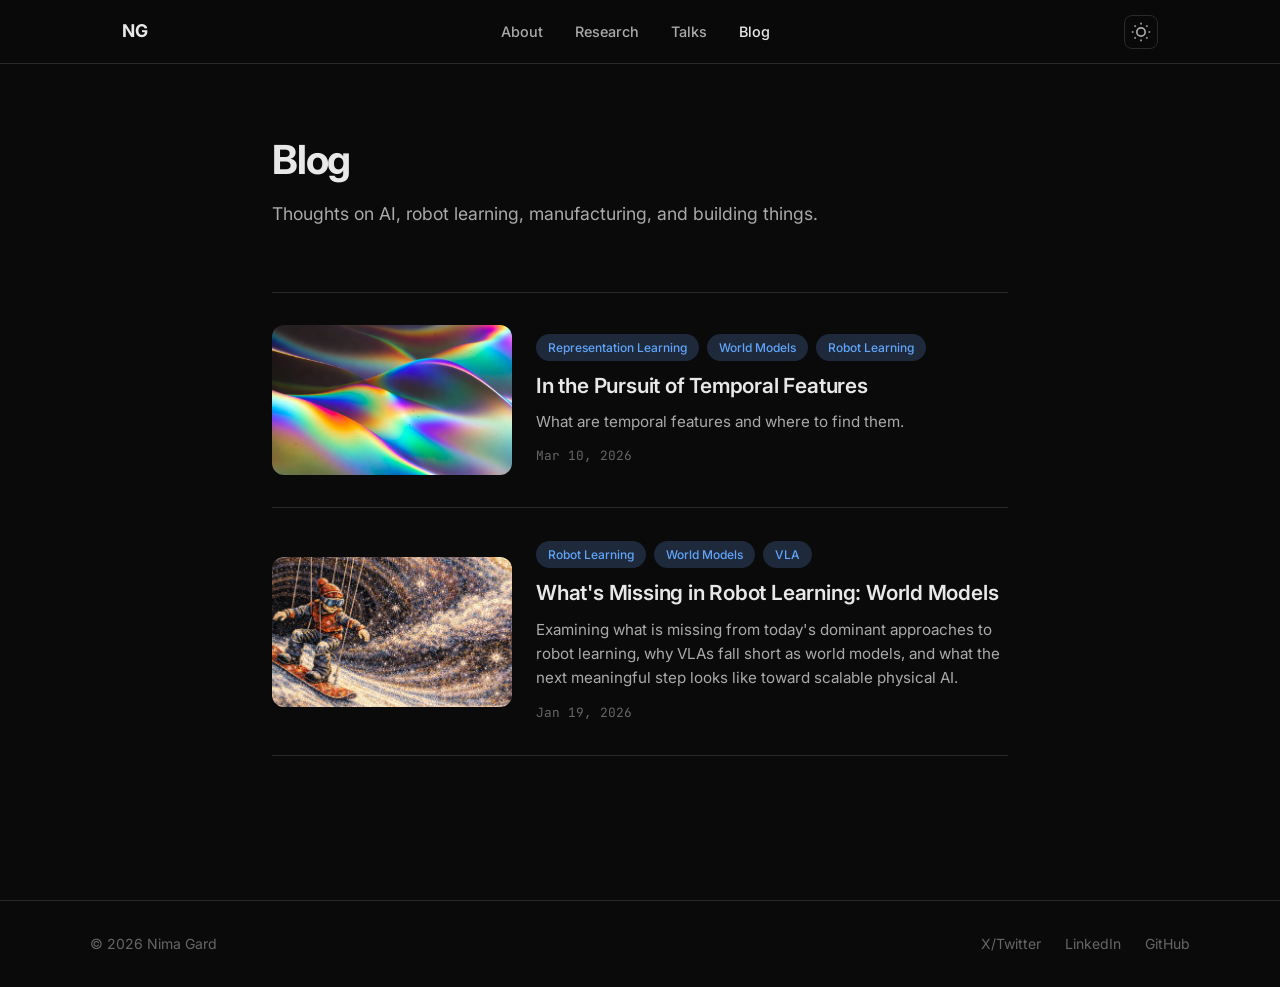
<file: blog/index.html>
<!DOCTYPE html>
<html lang="en" data-theme="dark">

<head>
    <meta charset="UTF-8">
    <meta name="viewport" content="width=device-width, initial-scale=1.0">
    <title>Blog - Nima Gard</title>
    <meta name="description" content="Blog posts by Nima Gard on AI, robotics, manufacturing, and more.">
    <link rel="stylesheet" href="../css/style.css">
    <link rel="stylesheet" href="../css/blog.css">
    <link rel="preconnect" href="https://fonts.googleapis.com">
    <link rel="preconnect" href="https://fonts.gstatic.com" crossorigin>
    <link
        href="https://fonts.googleapis.com/css2?family=Inter:wght@300;400;500;600;700&family=JetBrains+Mono:wght@400;500&display=swap"
        rel="stylesheet">
</head>

<body>
    <nav class="nav">
        <div class="nav-inner">
            <a href="/" class="nav-logo">NG</a>
            <div class="nav-links">
                <a href="/#about">About</a>
                <!-- <a href="/#projects">Projects</a> -->
                <a href="/#research">Research</a>
                <a href="/#talks">Talks</a>
                <a href="/blog/" style="color: var(--text)">Blog</a>
            </div>
            <button class="theme-toggle" aria-label="Toggle theme">
                <svg class="icon-sun" width="20" height="20" viewBox="0 0 24 24" fill="none" stroke="currentColor"
                    stroke-width="2">
                    <circle cx="12" cy="12" r="5" />
                    <path
                        d="M12 1v2M12 21v2M4.22 4.22l1.42 1.42M18.36 18.36l1.42 1.42M1 12h2M21 12h2M4.22 19.78l1.42-1.42M18.36 5.64l1.42-1.42" />
                </svg>
                <svg class="icon-moon" width="20" height="20" viewBox="0 0 24 24" fill="none" stroke="currentColor"
                    stroke-width="2">
                    <path d="M21 12.79A9 9 0 1 1 11.21 3 7 7 0 0 0 21 12.79z" />
                </svg>
            </button>
        </div>
    </nav>

    <main class="blog-page">
        <div class="blog-header">
            <h1 class="anim-fade-up">Blog</h1>
            <p class="anim-fade-up" style="--delay: 0.1s">Thoughts on AI, robot learning, manufacturing, and building
                things.</p>
        </div>

        <div class="blog-list">

            <article class="blog-preview anim-fade-up" style="--delay: 0.15s">
                <a href="/blog/temporal-features.html" class="blog-preview-thumb">
                    <img src="/assets/blog/temporal-features/cover.jpg" alt="Temporal features">
                </a>
                <div class="blog-preview-content">
                    <div class="blog-preview-tags">
                        <span class="tag">Representation Learning</span>
                        <span class="tag">World Models</span>
                        <span class="tag">Robot Learning</span>
                    </div>
                    <h2><a href="/blog/temporal-features.html">In the Pursuit of Temporal Features</a></h2>
                    <p>What are temporal features and where to find them.</p>
                    <div class="blog-preview-footer">
                        <span class="blog-read-time">Mar 10, 2026</span>
                    </div>
                </div>
            </article>

            <article class="blog-preview anim-fade-up" style="--delay: 0.15s">
                <a href="/blog/world-models-robot-learning.html" class="blog-preview-thumb">
                    <img src="/assets/blog/world-model/world-models-cover.jpg" alt="World models for robot learning">
                </a>
                <div class="blog-preview-content">
                    <div class="blog-preview-tags">
                        <span class="tag">Robot Learning</span>
                        <span class="tag">World Models</span>
                        <span class="tag">VLA</span>
                    </div>
                    <h2><a href="/blog/world-models-robot-learning.html">What's Missing in Robot Learning: World
                            Models</a></h2>
                    <p>Examining what is missing from today's dominant approaches to robot learning, why VLAs fall short
                        as world models, and what the next meaningful step looks like toward scalable physical AI.</p>
                    <div class="blog-preview-footer">
                        <span class="blog-read-time">Jan 19, 2026</span>
                    </div>
                </div>
            </article>


            <!-- Add more blog posts here following the same pattern -->
        </div>
    </main>

    <footer class="footer">
        <div class="footer-inner">
            <p>&copy; 2026 Nima Gard</p>
            <div class="footer-links">
                <a href="https://twitter.com/NimaGard" target="_blank">X/Twitter</a>
                <a href="https://linkedin.com/in/nimagard" target="_blank">LinkedIn</a>
                <a href="https://github.com/nimagard" target="_blank">GitHub</a>
            </div>
        </div>
    </footer>

    <script src="../js/main.js"></script>
</body>

</html>
</file>
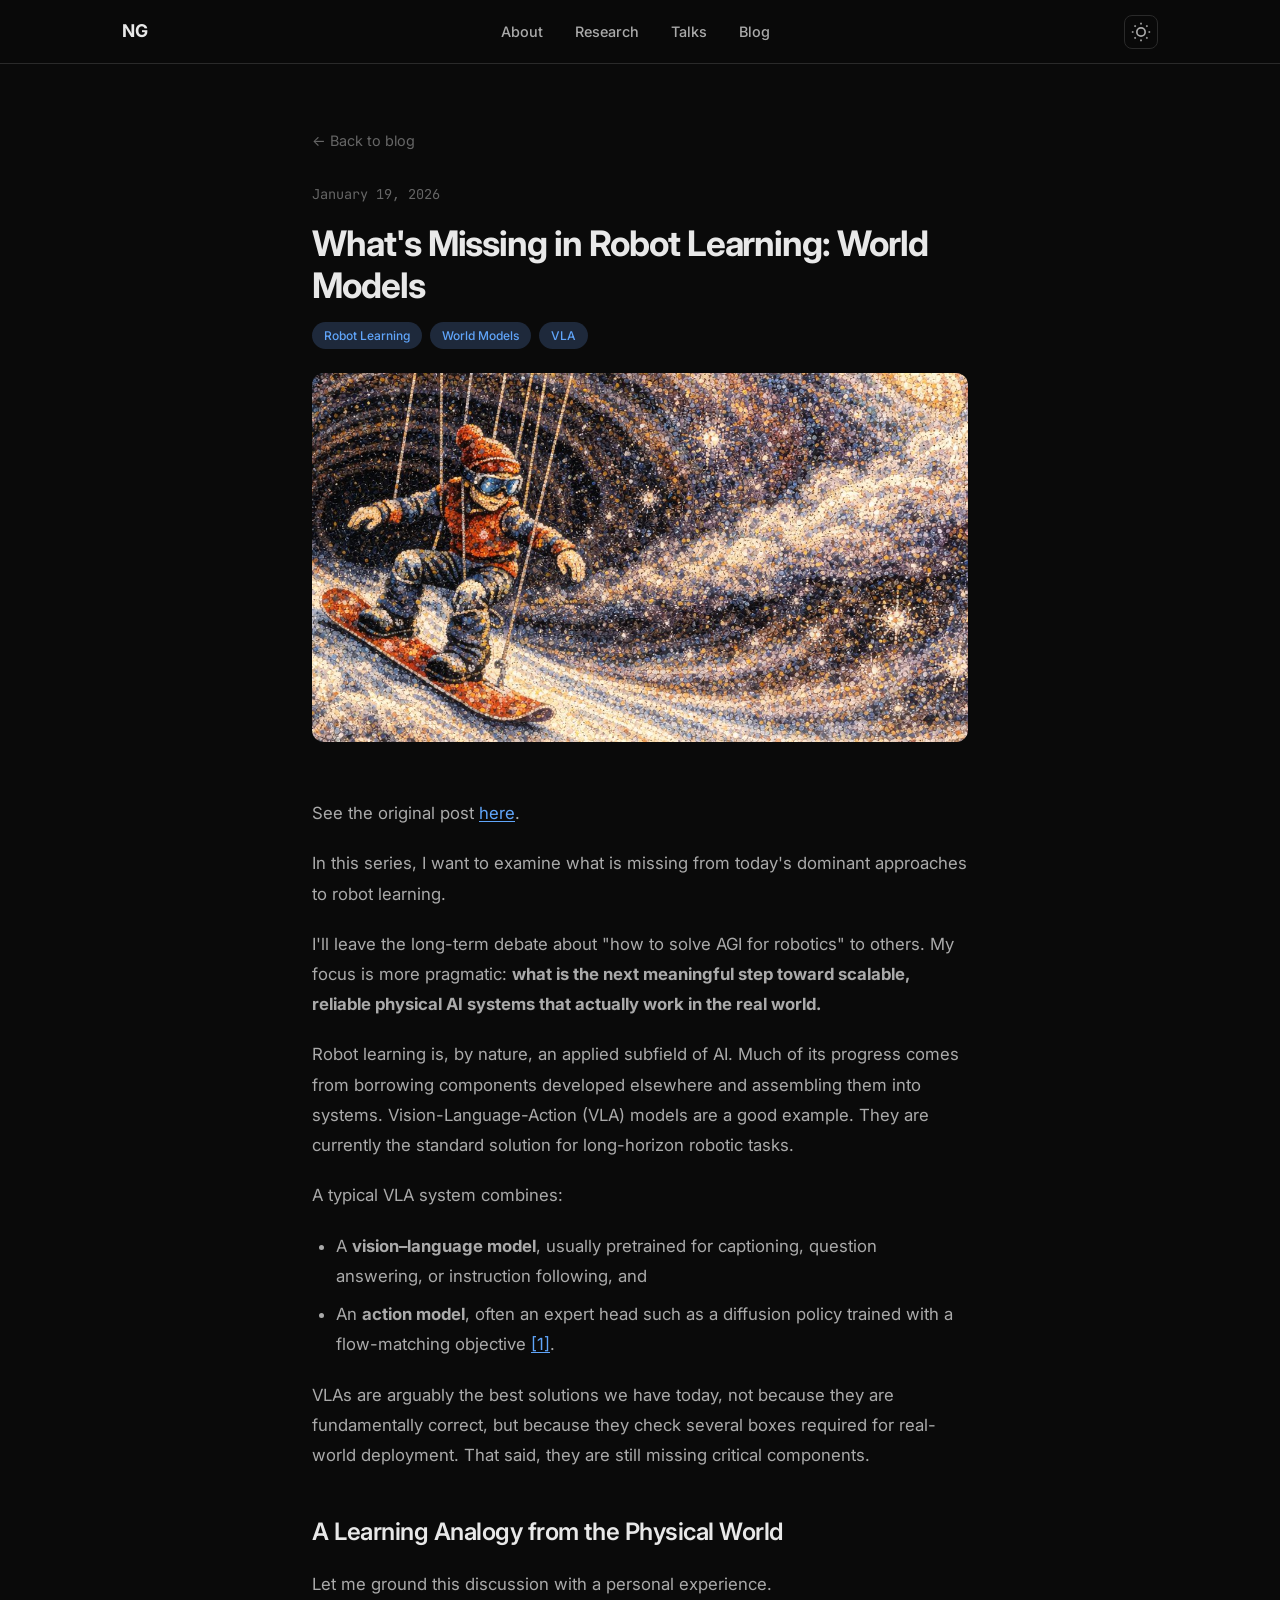
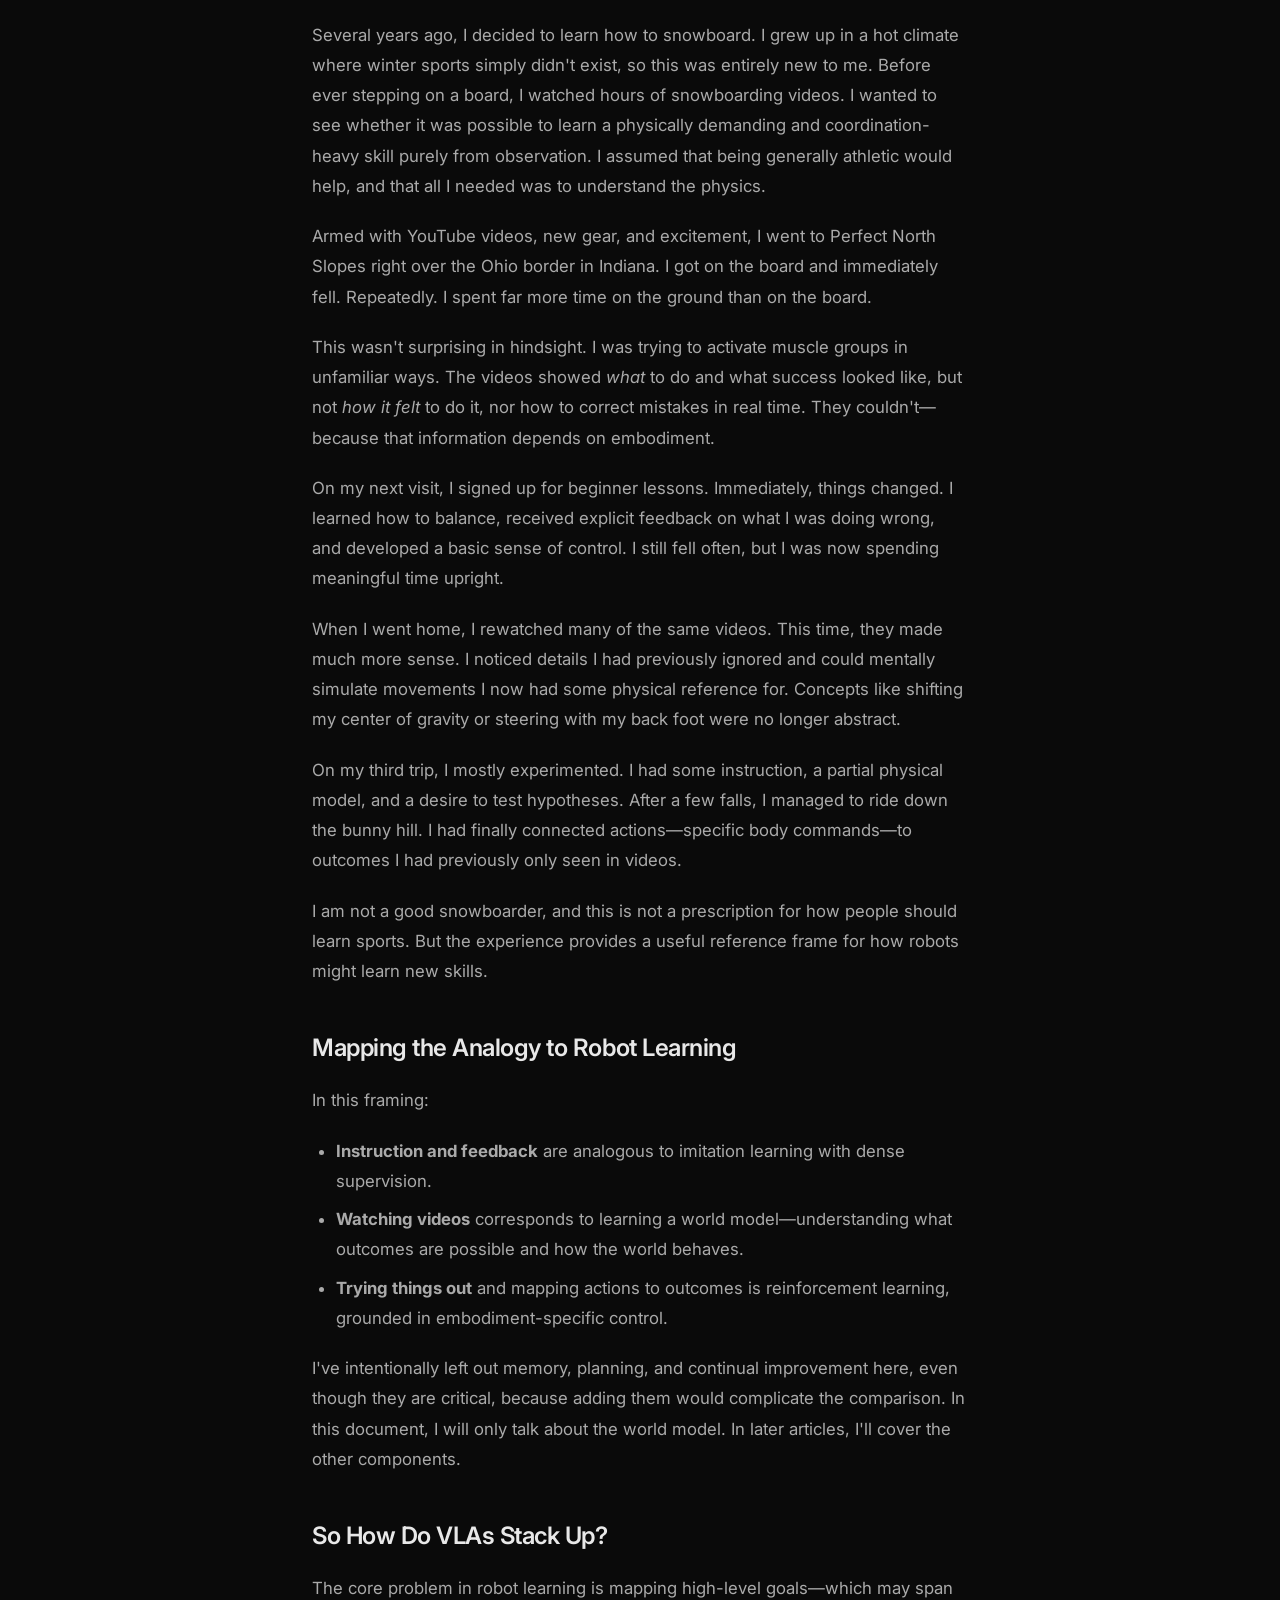
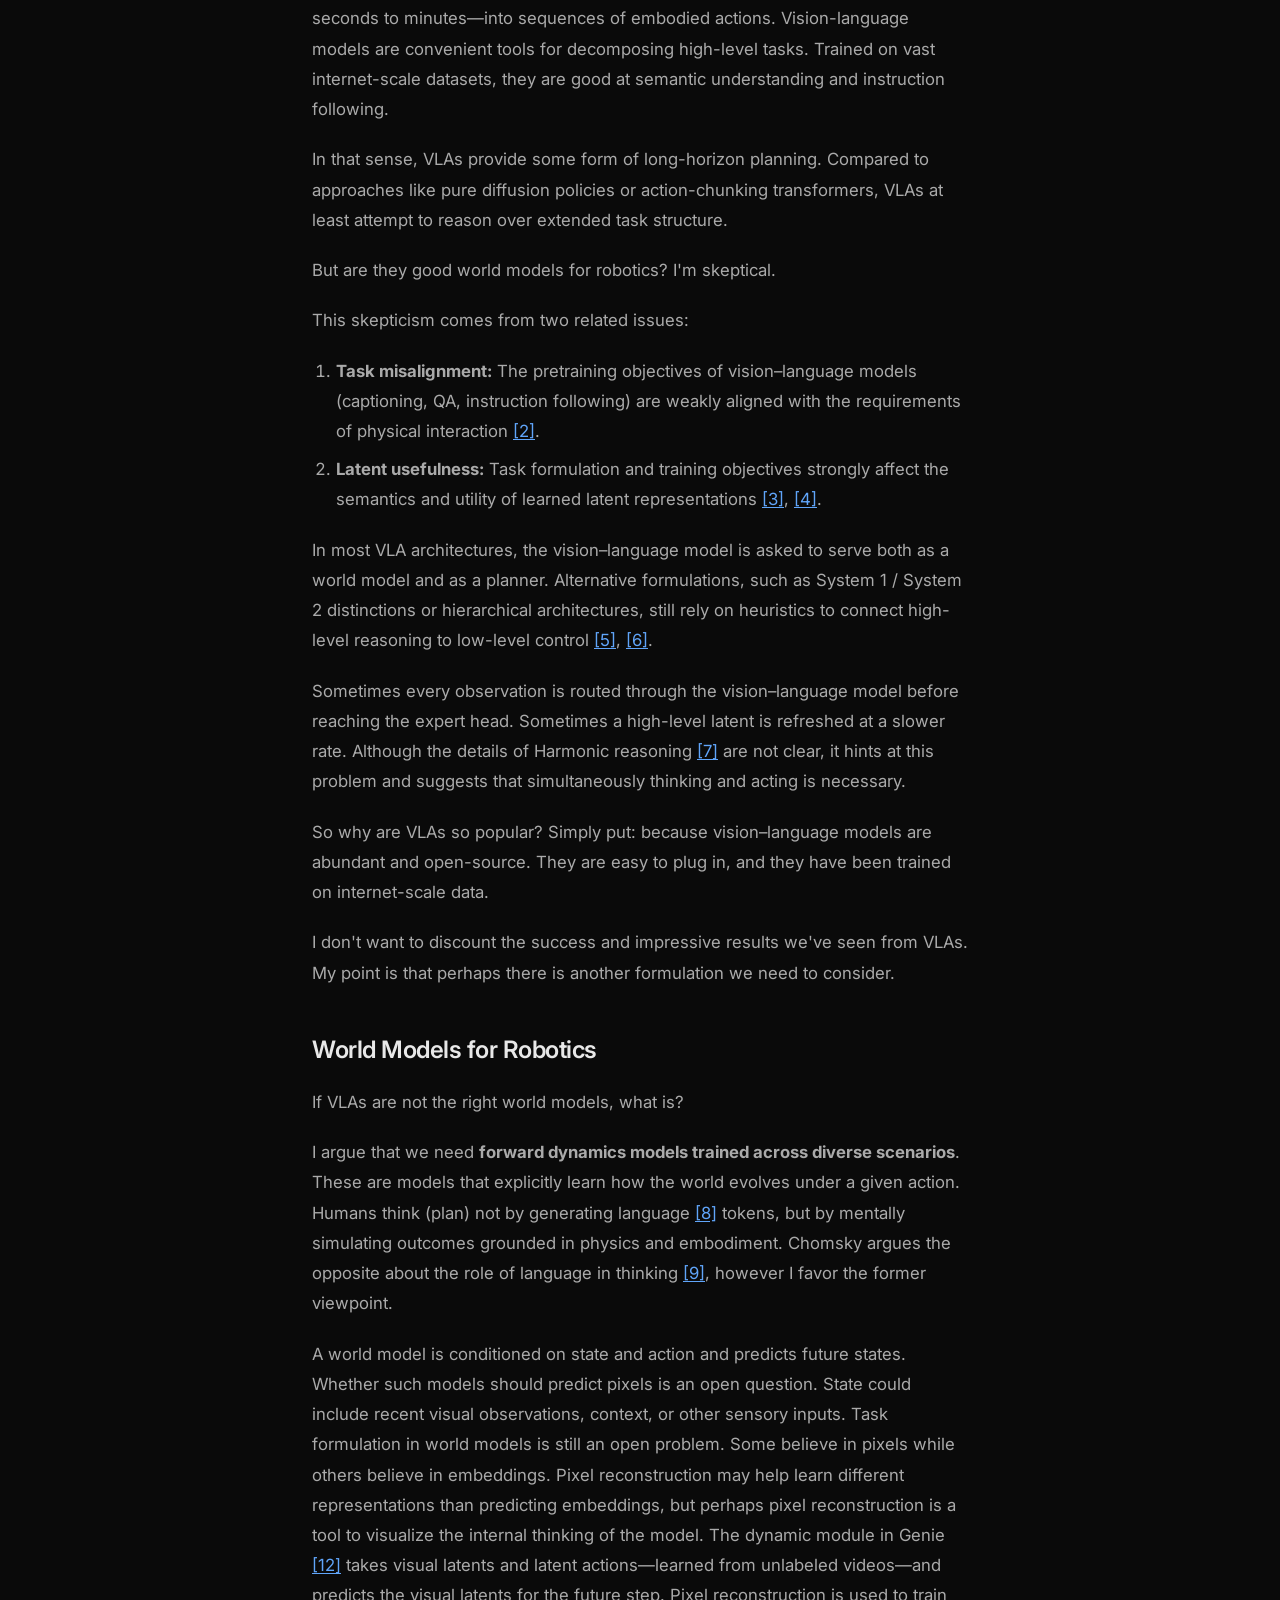
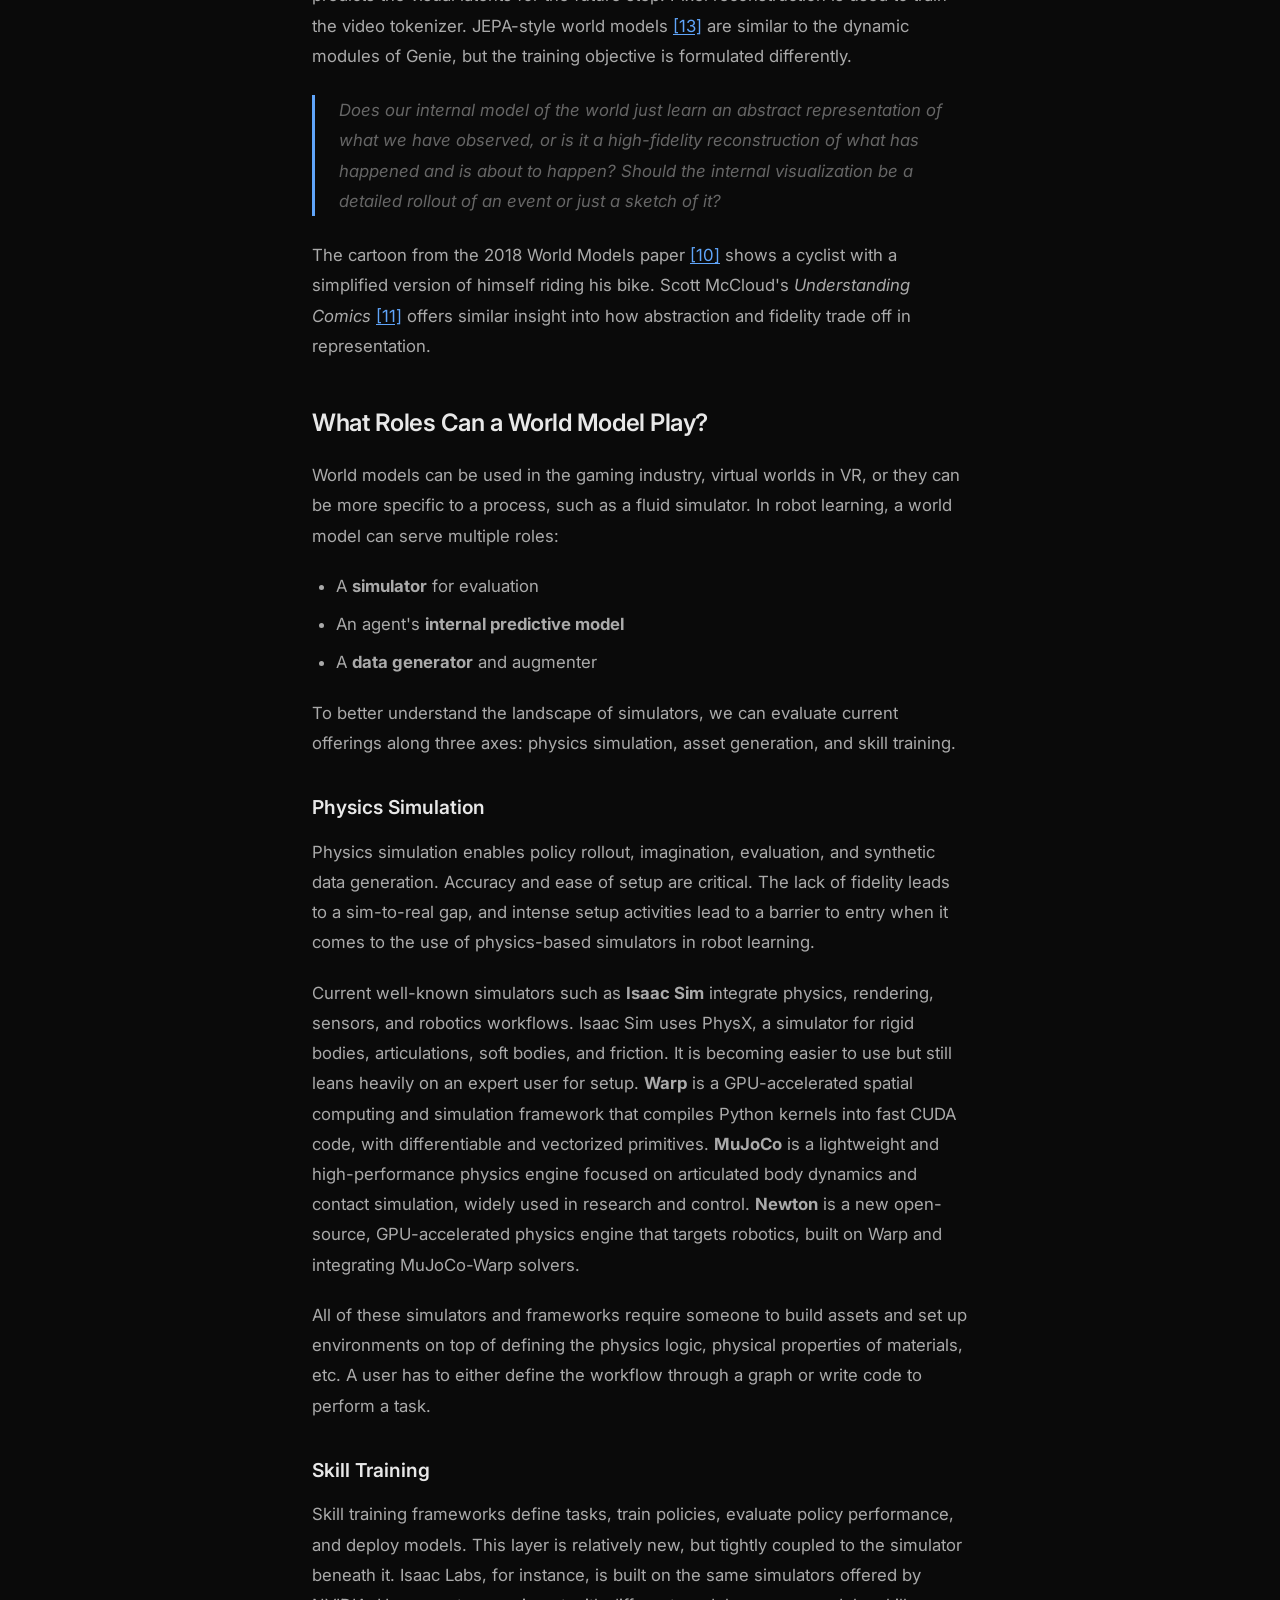
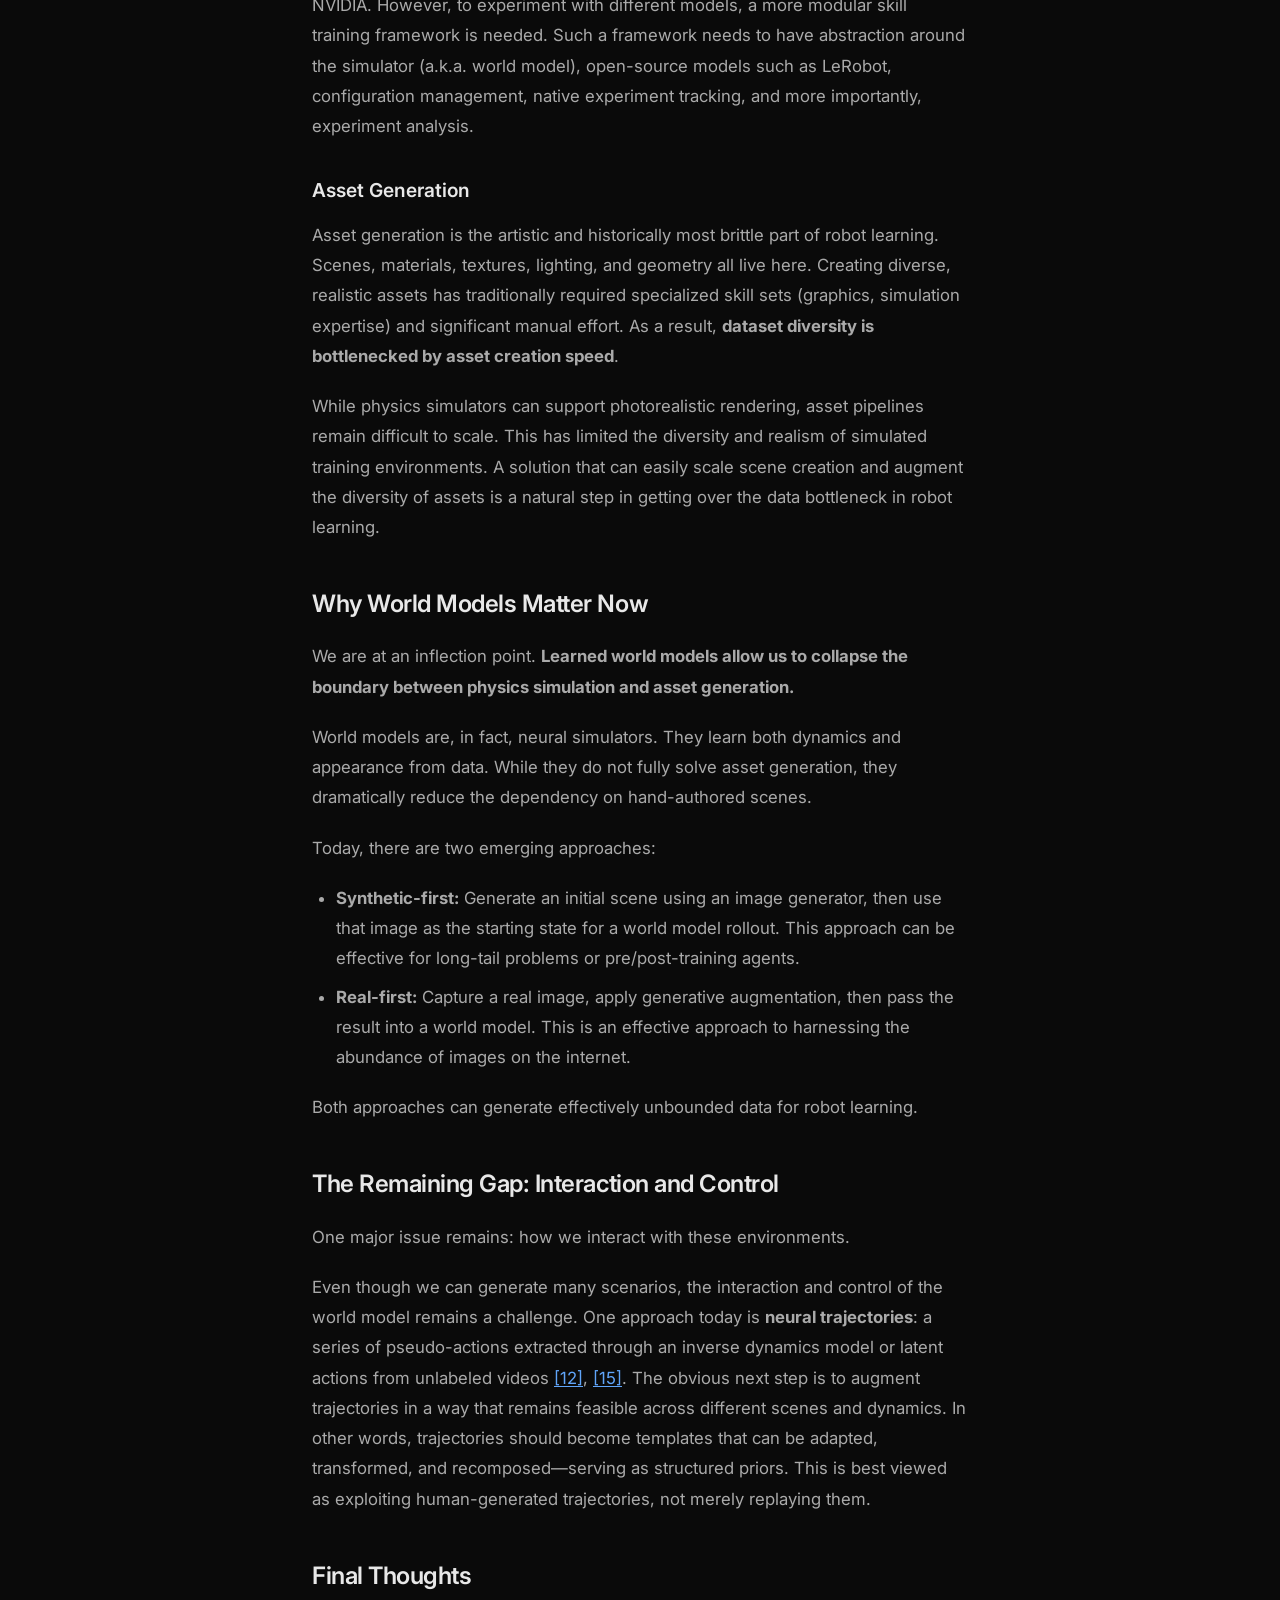
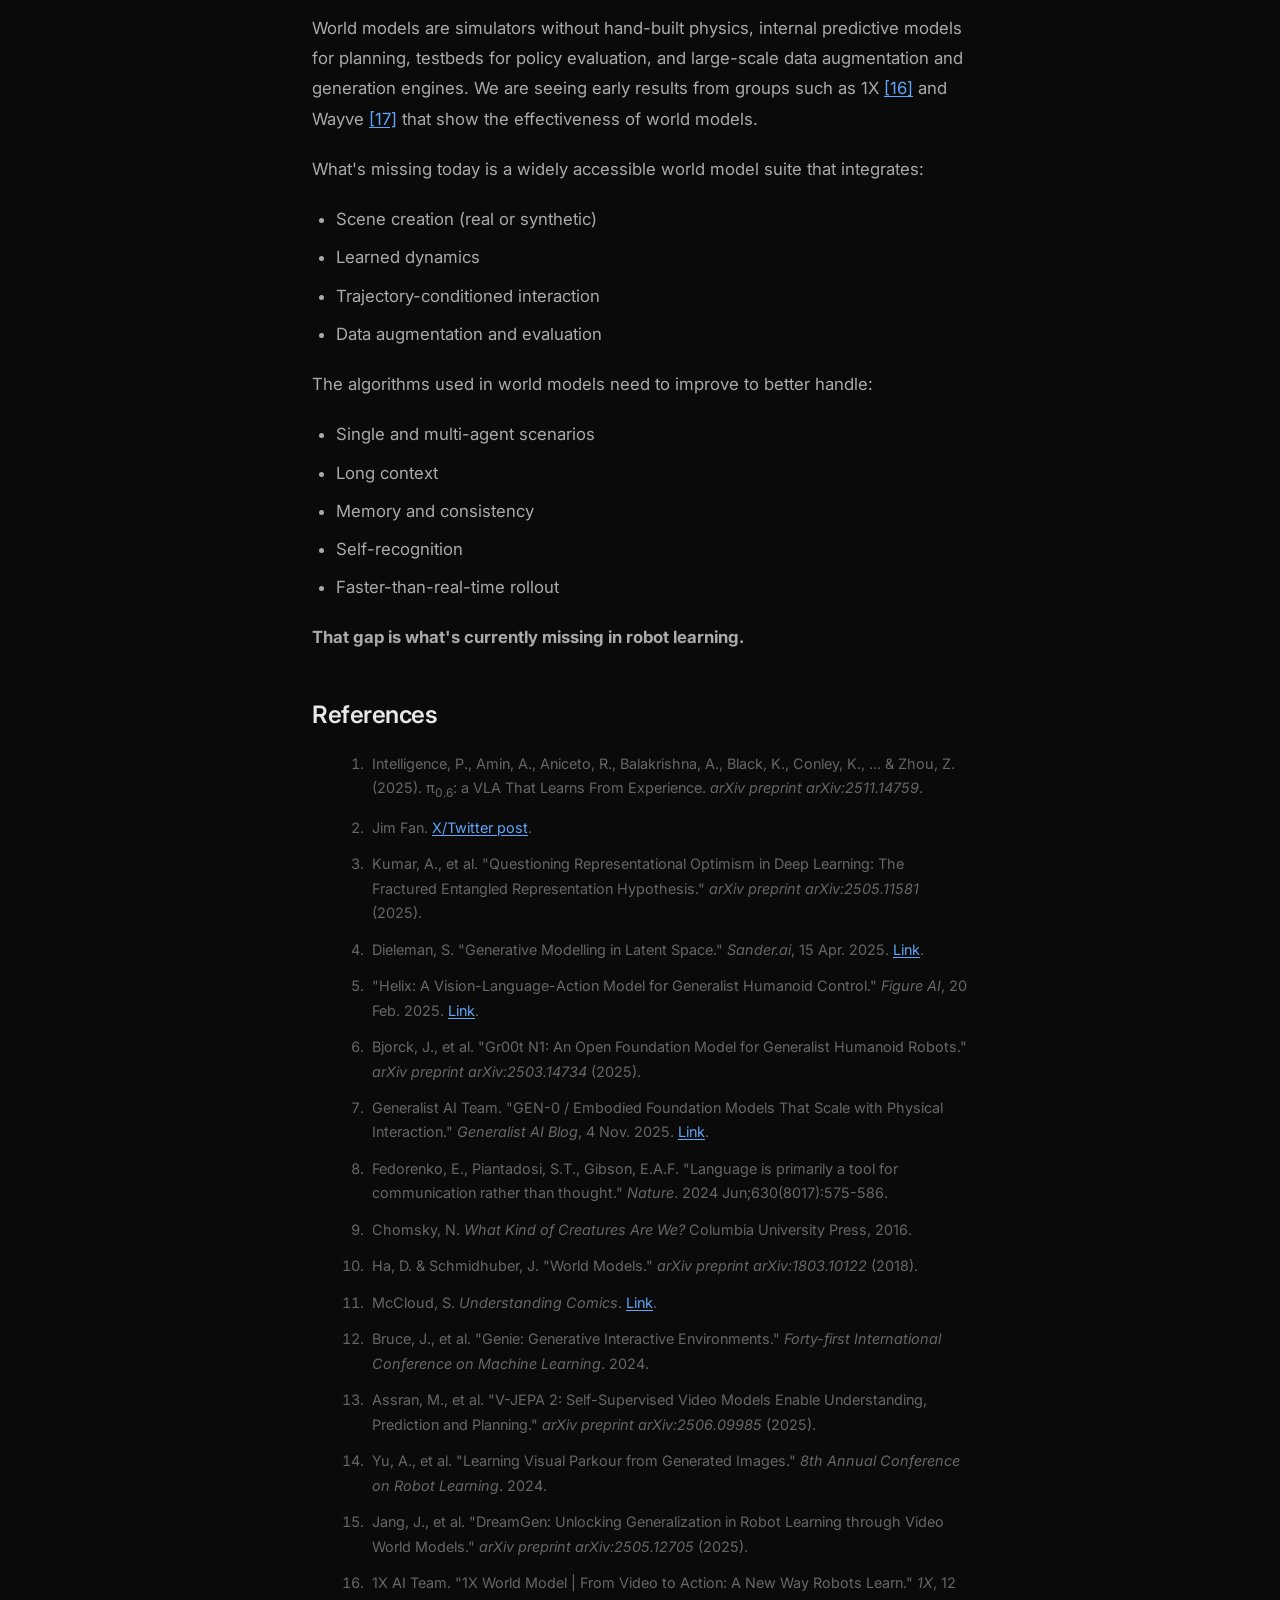
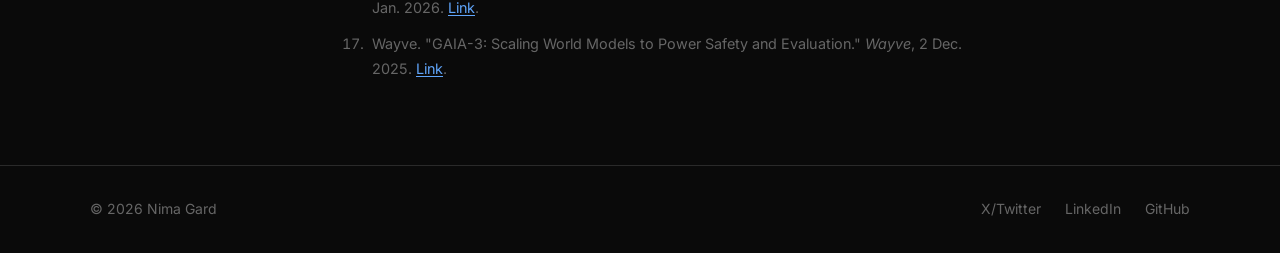
<file: blog/world-models-robot-learning.html>
<!DOCTYPE html>
<html lang="en" data-theme="dark">

<head>
    <meta charset="UTF-8">
    <meta name="viewport" content="width=device-width, initial-scale=1.0">
    <title>What's Missing in Robot Learning: World Models - Nima Gard</title>
    <meta name="description"
        content="Examining what is missing from today's dominant approaches to robot learning, and why world models are the next meaningful step.">
    <link rel="stylesheet" href="../css/style.css">
    <link rel="stylesheet" href="../css/blog.css">
    <link rel="preconnect" href="https://fonts.googleapis.com">
    <link rel="preconnect" href="https://fonts.gstatic.com" crossorigin>
    <link
        href="https://fonts.googleapis.com/css2?family=Inter:wght@300;400;500;600;700&family=JetBrains+Mono:wght@400;500&display=swap"
        rel="stylesheet">
</head>

<body>
    <nav class="nav">
        <div class="nav-inner">
            <a href="/" class="nav-logo">NG</a>
            <div class="nav-links">
                <a href="/#about">About</a>
                <!-- <a href="/#projects">Projects</a> -->
                <a href="/#research">Research</a>
                <a href="/#talks">Talks</a>
                <a href="/blog/">Blog</a>
            </div>
            <button class="theme-toggle" aria-label="Toggle theme">
                <svg class="icon-sun" width="20" height="20" viewBox="0 0 24 24" fill="none" stroke="currentColor"
                    stroke-width="2">
                    <circle cx="12" cy="12" r="5" />
                    <path
                        d="M12 1v2M12 21v2M4.22 4.22l1.42 1.42M18.36 18.36l1.42 1.42M1 12h2M21 12h2M4.22 19.78l1.42-1.42M18.36 5.64l1.42-1.42" />
                </svg>
                <svg class="icon-moon" width="20" height="20" viewBox="0 0 24 24" fill="none" stroke="currentColor"
                    stroke-width="2">
                    <path d="M21 12.79A9 9 0 1 1 11.21 3 7 7 0 0 0 21 12.79z" />
                </svg>
            </button>
        </div>
    </nav>

    <article class="blog-post">
        <a href="/blog/" class="blog-back">&larr; Back to blog</a>

        <header class="blog-post-header anim-fade-up">
            <div class="blog-post-meta">
                <span>January 19, 2026</span>
            </div>
            <h1>What's Missing in Robot Learning: World Models</h1>
            <div class="blog-preview-tags">
                <span class="tag">Robot Learning</span>
                <span class="tag">World Models</span>
                <span class="tag">VLA</span>
            </div>
            <img src="/assets/blog/world-model/world-models-cover.jpg" alt="World models for robot learning"
                class="blog-cover-img">
        </header>

        <div class="blog-post-body anim-fade-up" style="--delay: 0.15s">
            <p>
                See the original post <a href="https://x.com/NimaGard/status/2013323379202240953"
                    target="_blank">here</a>.
            </p>
            <p>
                In this series, I want to examine what is missing from today's dominant approaches to robot learning.
            </p>
            <p>
                I'll leave the long-term debate about "how to solve AGI for robotics" to others. My focus is more
                pragmatic: <strong>what is the next meaningful step toward scalable, reliable physical AI systems that
                    actually work in the real world.</strong>
            </p>
            <p>
                Robot learning is, by nature, an applied subfield of AI. Much of its progress comes from borrowing
                components developed elsewhere and assembling them into systems. Vision-Language-Action (VLA) models are
                a good example. They are currently the standard solution for long-horizon robotic tasks.
            </p>
            <p>
                A typical VLA system combines:
            </p>
            <ul>
                <li>A <strong>vision&ndash;language model</strong>, usually pretrained for captioning, question
                    answering, or instruction following, and</li>
                <li>An <strong>action model</strong>, often an expert head such as a diffusion policy trained with a
                    flow-matching objective <a href="#ref-1">[1]</a>.</li>
            </ul>
            <p>
                VLAs are arguably the best solutions we have today, not because they are fundamentally correct, but
                because they check several boxes required for real-world deployment. That said, they are still missing
                critical components.
            </p>

            <h2>A Learning Analogy from the Physical World</h2>

            <p>
                Let me ground this discussion with a personal experience.
            </p>
            <p>
                Several years ago, I decided to learn how to snowboard. I grew up in a hot climate where winter sports
                simply didn't exist, so this was entirely new to me. Before ever stepping on a board, I watched hours of
                snowboarding videos. I wanted to see whether it was possible to learn a physically demanding and
                coordination-heavy skill purely from observation. I assumed that being generally athletic would help,
                and that all I needed was to understand the physics.
            </p>
            <p>
                Armed with YouTube videos, new gear, and excitement, I went to Perfect North Slopes right over the Ohio
                border in Indiana. I got on the board and immediately fell. Repeatedly. I spent far more time on the
                ground than on the board.
            </p>
            <p>
                This wasn't surprising in hindsight. I was trying to activate muscle groups in unfamiliar ways. The
                videos showed <em>what</em> to do and what success looked like, but not <em>how it felt</em> to do it,
                nor how to correct mistakes in real time. They couldn't&mdash;because that information depends on
                embodiment.
            </p>
            <p>
                On my next visit, I signed up for beginner lessons. Immediately, things changed. I learned how to
                balance, received explicit feedback on what I was doing wrong, and developed a basic sense of control. I
                still fell often, but I was now spending meaningful time upright.
            </p>
            <p>
                When I went home, I rewatched many of the same videos. This time, they made much more sense. I noticed
                details I had previously ignored and could mentally simulate movements I now had some physical reference
                for. Concepts like shifting my center of gravity or steering with my back foot were no longer abstract.
            </p>
            <p>
                On my third trip, I mostly experimented. I had some instruction, a partial physical model, and a desire
                to test hypotheses. After a few falls, I managed to ride down the bunny hill. I had finally connected
                actions&mdash;specific body commands&mdash;to outcomes I had previously only seen in videos.
            </p>
            <p>
                I am not a good snowboarder, and this is not a prescription for how people should learn sports. But the
                experience provides a useful reference frame for how robots might learn new skills.
            </p>

            <h2>Mapping the Analogy to Robot Learning</h2>

            <p>In this framing:</p>

            <ul>
                <li><strong>Instruction and feedback</strong> are analogous to imitation learning with dense
                    supervision.</li>
                <li><strong>Watching videos</strong> corresponds to learning a world model&mdash;understanding what
                    outcomes are possible and how the world behaves.</li>
                <li><strong>Trying things out</strong> and mapping actions to outcomes is reinforcement learning,
                    grounded in embodiment-specific control.</li>
            </ul>

            <p>
                I've intentionally left out memory, planning, and continual improvement here, even though they are
                critical, because adding them would complicate the comparison. In this document, I will only talk about
                the world model. In later articles, I'll cover the other components.
            </p>

            <h2>So How Do VLAs Stack Up?</h2>

            <p>
                The core problem in robot learning is mapping high-level goals&mdash;which may span seconds to
                minutes&mdash;into sequences of embodied actions. Vision-language models are convenient tools for
                decomposing high-level tasks. Trained on vast internet-scale datasets, they are good at semantic
                understanding and instruction following.
            </p>
            <p>
                In that sense, VLAs provide some form of long-horizon planning. Compared to approaches like pure
                diffusion policies or action-chunking transformers, VLAs at least attempt to reason over extended task
                structure.
            </p>
            <p>
                But are they good world models for robotics? I'm skeptical.
            </p>
            <p>
                This skepticism comes from two related issues:
            </p>
            <ol>
                <li><strong>Task misalignment:</strong> The pretraining objectives of vision&ndash;language models
                    (captioning, QA, instruction following) are weakly aligned with the requirements of physical
                    interaction <a href="#ref-2">[2]</a>.</li>
                <li><strong>Latent usefulness:</strong> Task formulation and training objectives strongly affect the
                    semantics and utility of learned latent representations <a href="#ref-3">[3]</a>, <a
                        href="#ref-4">[4]</a>.</li>
            </ol>
            <p>
                In most VLA architectures, the vision&ndash;language model is asked to serve both as a world model and
                as a planner. Alternative formulations, such as System 1 / System 2 distinctions or hierarchical
                architectures, still rely on heuristics to connect high-level reasoning to low-level control <a
                    href="#ref-5">[5]</a>, <a href="#ref-6">[6]</a>.
            </p>
            <p>
                Sometimes every observation is routed through the vision&ndash;language model before reaching the expert
                head. Sometimes a high-level latent is refreshed at a slower rate. Although the details of Harmonic
                reasoning <a href="#ref-7">[7]</a> are not clear, it hints at this problem and suggests that
                simultaneously thinking and acting is necessary.
            </p>
            <p>
                So why are VLAs so popular? Simply put: because vision&ndash;language models are abundant and
                open-source. They are easy to plug in, and they have been trained on internet-scale data.
            </p>
            <p>
                I don't want to discount the success and impressive results we've seen from VLAs. My point is that
                perhaps there is another formulation we need to consider.
            </p>

            <h2>World Models for Robotics</h2>

            <p>
                If VLAs are not the right world models, what is?
            </p>
            <p>
                I argue that we need <strong>forward dynamics models trained across diverse scenarios</strong>. These
                are models that explicitly learn how the world evolves under a given action. Humans think (plan) not by
                generating language <a href="#ref-8">[8]</a> tokens, but by mentally simulating outcomes grounded in
                physics and embodiment. Chomsky argues the opposite about the role of language in thinking <a
                    href="#ref-9">[9]</a>, however I favor the former viewpoint.
            </p>
            <p>
                A world model is conditioned on state and action and predicts future states. Whether such models should
                predict pixels is an open question. State could include recent visual observations, context, or other
                sensory inputs. Task formulation in world models is still an open problem. Some believe in pixels while
                others believe in embeddings. Pixel reconstruction may help learn different representations than
                predicting embeddings, but perhaps pixel reconstruction is a tool to visualize the internal thinking of
                the model. The dynamic module in Genie <a href="#ref-12">[12]</a> takes visual latents and latent
                actions&mdash;learned from unlabeled videos&mdash;and predicts the visual latents for the future step.
                Pixel reconstruction is used to train the video tokenizer. JEPA-style world models <a
                    href="#ref-13">[13]</a> are similar to the dynamic modules of Genie, but the training objective is
                formulated differently.
            </p>

            <blockquote>
                Does our internal model of the world just learn an abstract representation of what we have observed, or
                is it a high-fidelity reconstruction of what has happened and is about to happen? Should the internal
                visualization be a detailed rollout of an event or just a sketch of it?
            </blockquote>

            <p>
                The cartoon from the 2018 World Models paper <a href="#ref-10">[10]</a> shows a cyclist with a
                simplified version of himself riding his bike. Scott McCloud's <em>Understanding Comics</em> <a
                    href="#ref-11">[11]</a> offers similar insight into how abstraction and fidelity trade off in
                representation.
            </p>

            <h2>What Roles Can a World Model Play?</h2>

            <p>
                World models can be used in the gaming industry, virtual worlds in VR, or they can be more specific to a
                process, such as a fluid simulator. In robot learning, a world model can serve multiple roles:
            </p>

            <ul>
                <li>A <strong>simulator</strong> for evaluation</li>
                <li>An agent's <strong>internal predictive model</strong></li>
                <li>A <strong>data generator</strong> and augmenter</li>
            </ul>

            <p>
                To better understand the landscape of simulators, we can evaluate current offerings along three axes:
                physics simulation, asset generation, and skill training.
            </p>

            <h3>Physics Simulation</h3>

            <p>
                Physics simulation enables policy rollout, imagination, evaluation, and synthetic data generation.
                Accuracy and ease of setup are critical. The lack of fidelity leads to a sim-to-real gap, and intense
                setup activities lead to a barrier to entry when it comes to the use of physics-based simulators in
                robot learning.
            </p>
            <p>
                Current well-known simulators such as <strong>Isaac Sim</strong> integrate physics, rendering, sensors,
                and robotics workflows. Isaac Sim uses PhysX, a simulator for rigid bodies, articulations, soft bodies,
                and friction. It is becoming easier to use but still leans heavily on an expert user for setup.
                <strong>Warp</strong> is a GPU-accelerated spatial computing and simulation framework that compiles
                Python kernels into fast CUDA code, with differentiable and vectorized primitives.
                <strong>MuJoCo</strong> is a lightweight and high-performance physics engine focused on articulated body
                dynamics and contact simulation, widely used in research and control. <strong>Newton</strong> is a new
                open-source, GPU-accelerated physics engine that targets robotics, built on Warp and integrating
                MuJoCo-Warp solvers.
            </p>
            <p>
                All of these simulators and frameworks require someone to build assets and set up environments on top of
                defining the physics logic, physical properties of materials, etc. A user has to either define the
                workflow through a graph or write code to perform a task.
            </p>

            <h3>Skill Training</h3>

            <p>
                Skill training frameworks define tasks, train policies, evaluate policy performance, and deploy models.
                This layer is relatively new, but tightly coupled to the simulator beneath it. Isaac Labs, for instance,
                is built on the same simulators offered by NVIDIA. However, to experiment with different models, a more
                modular skill training framework is needed. Such a framework needs to have abstraction around the
                simulator (a.k.a. world model), open-source models such as LeRobot, configuration management, native
                experiment tracking, and more importantly, experiment analysis.
            </p>

            <h3>Asset Generation</h3>

            <p>
                Asset generation is the artistic and historically most brittle part of robot learning. Scenes,
                materials, textures, lighting, and geometry all live here. Creating diverse, realistic assets has
                traditionally required specialized skill sets (graphics, simulation expertise) and significant manual
                effort. As a result, <strong>dataset diversity is bottlenecked by asset creation speed</strong>.
            </p>
            <p>
                While physics simulators can support photorealistic rendering, asset pipelines remain difficult to
                scale. This has limited the diversity and realism of simulated training environments. A solution that
                can easily scale scene creation and augment the diversity of assets is a natural step in getting over
                the data bottleneck in robot learning.
            </p>

            <h2>Why World Models Matter Now</h2>

            <p>
                We are at an inflection point. <strong>Learned world models allow us to collapse the boundary between
                    physics simulation and asset generation.</strong>
            </p>
            <p>
                World models are, in fact, neural simulators. They learn both dynamics and appearance from data. While
                they do not fully solve asset generation, they dramatically reduce the dependency on hand-authored
                scenes.
            </p>
            <p>
                Today, there are two emerging approaches:
            </p>
            <ul>
                <li><strong>Synthetic-first:</strong> Generate an initial scene using an image generator, then use that
                    image as the starting state for a world model rollout. This approach can be effective for long-tail
                    problems or pre/post-training agents.</li>
                <li><strong>Real-first:</strong> Capture a real image, apply generative augmentation, then pass the
                    result into a world model. This is an effective approach to harnessing the abundance of images on
                    the internet.</li>
            </ul>
            <p>
                Both approaches can generate effectively unbounded data for robot learning.
            </p>

            <h2>The Remaining Gap: Interaction and Control</h2>

            <p>
                One major issue remains: how we interact with these environments.
            </p>
            <p>
                Even though we can generate many scenarios, the interaction and control of the world model remains a
                challenge. One approach today is <strong>neural trajectories</strong>: a series of pseudo-actions
                extracted through an inverse dynamics model or latent actions from unlabeled videos <a
                    href="#ref-12">[12]</a>, <a href="#ref-15">[15]</a>. The obvious next step is to augment
                trajectories in a way that remains feasible across different scenes and dynamics. In other words,
                trajectories should become templates that can be adapted, transformed, and recomposed&mdash;serving as
                structured priors. This is best viewed as exploiting human-generated trajectories, not merely replaying
                them.
            </p>

            <h2>Final Thoughts</h2>

            <p>
                World models are simulators without hand-built physics, internal predictive models for planning,
                testbeds for policy evaluation, and large-scale data augmentation and generation engines. We are seeing
                early results from groups such as 1X <a href="#ref-16">[16]</a> and Wayve <a href="#ref-17">[17]</a>
                that show the effectiveness of world models.
            </p>
            <p>
                What's missing today is a widely accessible world model suite that integrates:
            </p>
            <ul>
                <li>Scene creation (real or synthetic)</li>
                <li>Learned dynamics</li>
                <li>Trajectory-conditioned interaction</li>
                <li>Data augmentation and evaluation</li>
            </ul>
            <p>
                The algorithms used in world models need to improve to better handle:
            </p>
            <ul>
                <li>Single and multi-agent scenarios</li>
                <li>Long context</li>
                <li>Memory and consistency</li>
                <li>Self-recognition</li>
                <li>Faster-than-real-time rollout</li>
            </ul>
            <p>
                <strong>That gap is what's currently missing in robot learning.</strong>
            </p>

            <h2 id="references">References</h2>

            <ol class="references">
                <li id="ref-1">Intelligence, P., Amin, A., Aniceto, R., Balakrishna, A., Black, K., Conley, K., ...
                    &amp; Zhou, Z. (2025). &pi;<sub>0.6</sub>: a VLA That Learns From Experience. <em>arXiv preprint
                        arXiv:2511.14759</em>.</li>
                <li id="ref-2">Jim Fan. <a href="https://x.com/DrJimFan/status/2005340845055340558"
                        target="_blank">X/Twitter post</a>.</li>
                <li id="ref-3">Kumar, A., et al. "Questioning Representational Optimism in Deep Learning: The Fractured
                    Entangled Representation Hypothesis." <em>arXiv preprint arXiv:2505.11581</em> (2025).</li>
                <li id="ref-4">Dieleman, S. "Generative Modelling in Latent Space." <em>Sander.ai</em>, 15 Apr. 2025. <a
                        href="https://sander.ai/2025/04/15/latents.html" target="_blank">Link</a>.</li>
                <li id="ref-5">"Helix: A Vision-Language-Action Model for Generalist Humanoid Control." <em>Figure
                        AI</em>, 20 Feb. 2025. <a href="https://www.figure.ai/news/helix" target="_blank">Link</a>.</li>
                <li id="ref-6">Bjorck, J., et al. "Gr00t N1: An Open Foundation Model for Generalist Humanoid Robots."
                    <em>arXiv preprint arXiv:2503.14734</em> (2025).
                </li>
                <li id="ref-7">Generalist AI Team. "GEN-0 / Embodied Foundation Models That Scale with Physical
                    Interaction." <em>Generalist AI Blog</em>, 4 Nov. 2025. <a
                        href="https://generalistai.com/blog/nov-04-2025-GEN-0" target="_blank">Link</a>.</li>
                <li id="ref-8">Fedorenko, E., Piantadosi, S.T., Gibson, E.A.F. "Language is primarily a tool for
                    communication rather than thought." <em>Nature</em>. 2024 Jun;630(8017):575-586.</li>
                <li id="ref-9">Chomsky, N. <em>What Kind of Creatures Are We?</em> Columbia University Press, 2016.</li>
                <li id="ref-10">Ha, D. &amp; Schmidhuber, J. "World Models." <em>arXiv preprint arXiv:1803.10122</em>
                    (2018).</li>
                <li id="ref-11">McCloud, S. <em>Understanding Comics</em>. <a href="https://goo.gl/5Tndi4"
                        target="_blank">Link</a>.</li>
                <li id="ref-12">Bruce, J., et al. "Genie: Generative Interactive Environments." <em>Forty-first
                        International Conference on Machine Learning</em>. 2024.</li>
                <li id="ref-13">Assran, M., et al. "V-JEPA 2: Self-Supervised Video Models Enable Understanding,
                    Prediction and Planning." <em>arXiv preprint arXiv:2506.09985</em> (2025).</li>
                <li id="ref-14">Yu, A., et al. "Learning Visual Parkour from Generated Images." <em>8th Annual
                        Conference on Robot Learning</em>. 2024.</li>
                <li id="ref-15">Jang, J., et al. "DreamGen: Unlocking Generalization in Robot Learning through Video
                    World Models." <em>arXiv preprint arXiv:2505.12705</em> (2025).</li>
                <li id="ref-16">1X AI Team. "1X World Model | From Video to Action: A New Way Robots Learn."
                    <em>1X</em>, 12 Jan. 2026. <a href="https://www.1x.tech/discover/world-model-self-learning"
                        target="_blank">Link</a>.
                </li>
                <li id="ref-17">Wayve. "GAIA-3: Scaling World Models to Power Safety and Evaluation." <em>Wayve</em>, 2
                    Dec. 2025. <a href="https://wayve.ai/thinking/gaia-3/" target="_blank">Link</a>.</li>
            </ol>

        </div>
    </article>

    <footer class="footer">
        <div class="footer-inner">
            <p>&copy; 2026 Nima Gard</p>
            <div class="footer-links">
                <a href="https://twitter.com/NimaGard" target="_blank">X/Twitter</a>
                <a href="https://linkedin.com/in/nimagard" target="_blank">LinkedIn</a>
                <a href="https://github.com/nimagard" target="_blank">GitHub</a>
            </div>
        </div>
    </footer>

    <script src="../js/main.js"></script>
</body>

</html>
</file>
<file: css/style.css>
/* ========================================
   Variables & Reset
   ======================================== */
:root {
    --font-sans: 'Inter', -apple-system, BlinkMacSystemFont, sans-serif;
    --font-mono: 'JetBrains Mono', monospace;

    --max-width: 1100px;
    --nav-height: 64px;

    /* Light theme */
    --bg: #fafafa;
    --bg-alt: #f0f0f0;
    --surface: #ffffff;
    --text: #1a1a1a;
    --text-secondary: #555;
    --text-tertiary: #888;
    --border: #e0e0e0;
    --accent: #2563eb;
    --accent-hover: #1d4ed8;
    --tag-bg: #e8edf5;
    --tag-text: #2563eb;
    --card-shadow: 0 1px 3px rgba(0, 0, 0, 0.06), 0 1px 2px rgba(0, 0, 0, 0.04);
    --card-shadow-hover: 0 10px 30px rgba(0, 0, 0, 0.08);
    --nav-bg: rgba(250, 250, 250, 0.85);
    --chart-fg: 0, 0, 0;
    --chart-tooltip-bg: rgba(250, 250, 250, 0.95);
}

[data-theme="dark"] {
    --bg: #0a0a0a;
    --bg-alt: #111;
    --surface: #1a1a1a;
    --text: #e8e8e8;
    --text-secondary: #aaa;
    --text-tertiary: #666;
    --border: #2a2a2a;
    --accent: #60a5fa;
    --accent-hover: #93bbfd;
    --tag-bg: #1e293b;
    --tag-text: #60a5fa;
    --card-shadow: 0 1px 3px rgba(0, 0, 0, 0.3);
    --card-shadow-hover: 0 10px 30px rgba(0, 0, 0, 0.4);
    --nav-bg: rgba(10, 10, 10, 0.85);
    --chart-fg: 255, 255, 255;
    --chart-tooltip-bg: rgba(15, 15, 20, 0.95);
}

*,
*::before,
*::after {
    margin: 0;
    padding: 0;
    box-sizing: border-box;
}

html {
    scroll-behavior: smooth;
    scroll-padding-top: var(--nav-height);
}

body {
    font-family: var(--font-sans);
    background: var(--bg);
    color: var(--text);
    line-height: 1.6;
    -webkit-font-smoothing: antialiased;
}

a {
    color: var(--accent);
    text-decoration: none;
    transition: color 0.2s;
}

a:hover {
    color: var(--accent-hover);
}

/* ========================================
   Navigation
   ======================================== */
.nav {
    position: fixed;
    top: 0;
    left: 0;
    right: 0;
    height: var(--nav-height);
    background: var(--nav-bg);
    backdrop-filter: blur(12px);
    -webkit-backdrop-filter: blur(12px);
    border-bottom: 1px solid var(--border);
    z-index: 100;
}

.nav-inner {
    max-width: var(--max-width);
    margin: 0 auto;
    padding: 0 2rem;
    height: 100%;
    display: flex;
    align-items: center;
    justify-content: space-between;
}

.nav-logo {
    font-weight: 700;
    font-size: 1.1rem;
    color: var(--text);
    letter-spacing: -0.02em;
}

.nav-links {
    display: flex;
    gap: 2rem;
}

.nav-links a {
    color: var(--text-secondary);
    font-size: 0.9rem;
    font-weight: 500;
    transition: color 0.2s;
}

.nav-links a:hover {
    color: var(--text);
}

.theme-toggle {
    background: none;
    border: 1px solid var(--border);
    border-radius: 8px;
    padding: 6px;
    cursor: pointer;
    color: var(--text-secondary);
    display: flex;
    align-items: center;
    justify-content: center;
    transition: color 0.2s, border-color 0.2s;
}

.theme-toggle:hover {
    color: var(--text);
    border-color: var(--text-tertiary);
}

[data-theme="dark"] .icon-sun {
    display: block;
}

[data-theme="dark"] .icon-moon {
    display: none;
}

[data-theme="light"] .icon-sun,
:root:not([data-theme="dark"]) .icon-sun {
    display: none;
}

[data-theme="light"] .icon-moon,
:root:not([data-theme="dark"]) .icon-moon {
    display: block;
}

/* ========================================
   Hero
   ======================================== */
.hero {
    min-height: 100vh;
    display: flex;
    align-items: center;
    padding: calc(var(--nav-height) + 2rem) 2rem 4rem;
}

.hero-content {
    max-width: var(--max-width);
    margin: 0 auto;
    width: 100%;
    display: grid;
    grid-template-columns: 1fr auto;
    gap: 4rem;
    align-items: center;
}

.hero-label {
    font-family: var(--font-mono);
    font-size: 0.85rem;
    color: var(--accent);
    font-weight: 500;
    margin-bottom: 1rem;
    letter-spacing: 0.02em;
}

.hero-title {
    font-size: clamp(2.5rem, 6vw, 4rem);
    font-weight: 700;
    letter-spacing: -0.03em;
    line-height: 1.1;
    margin-bottom: 1.5rem;
}

.hero-bio {
    font-size: 1.2rem;
    color: var(--text-secondary);
    max-width: 560px;
    line-height: 1.7;
    margin-bottom: 1rem;
}

.hero-bio-secondary {
    font-size: 1rem;
    color: var(--text-tertiary);
    max-width: 560px;
    line-height: 1.7;
    margin-bottom: 2rem;
}

.hero-links {
    display: flex;
    flex-wrap: wrap;
    gap: 1rem;
}

.social-link {
    display: inline-flex;
    align-items: center;
    gap: 0.5rem;
    padding: 0.5rem 1rem;
    border: 1px solid var(--border);
    border-radius: 8px;
    color: var(--text-secondary);
    font-size: 0.875rem;
    font-weight: 500;
    transition: all 0.2s;
}

.social-link:hover {
    color: var(--text);
    border-color: var(--text-tertiary);
    transform: translateY(-1px);
}

.hero-visual {
    display: flex;
    justify-content: center;
}

.hero-photo-wrapper {
    width: 220px;
    height: 220px;
    border-radius: 24px;
    overflow: hidden;
}

.hero-photo {
    width: 100%;
    height: 100%;
    object-fit: cover;
    object-position: 50% 20%;
    transform: scale(2);
    transform-origin: 55% 0%;
}

.hero-photo-placeholder {
    width: 220px;
    height: 220px;
    border-radius: 24px;
    background: linear-gradient(135deg, var(--accent), #8b5cf6);
    display: flex;
    align-items: center;
    justify-content: center;
    color: white;
    font-size: 3rem;
    font-weight: 700;
    letter-spacing: -0.02em;
}

/* ========================================
   Sections
   ======================================== */
.section {
    padding: 6rem 2rem;
}

.section-alt {
    background: var(--bg-alt);
}

.section-inner {
    max-width: var(--max-width);
    margin: 0 auto;
}

.section-title {
    font-size: 2rem;
    font-weight: 700;
    letter-spacing: -0.02em;
    margin-bottom: 0.5rem;
}

.section-subtitle {
    color: var(--text-secondary);
    font-size: 1.05rem;
    margin-bottom: 3rem;
}

.subsection-title {
    font-size: 1.4rem;
    font-weight: 600;
    letter-spacing: -0.01em;
}

/* ========================================
   Project Cards
   ======================================== */
.project-grid {
    display: grid;
    grid-template-columns: repeat(2, 1fr);
    gap: 1.5rem;
}

.project-card {
    background: var(--surface);
    border: 1px solid var(--border);
    border-radius: 16px;
    overflow: hidden;
    transition: transform 0.3s, box-shadow 0.3s;
    box-shadow: var(--card-shadow);
}

.project-card:hover {
    transform: translateY(-4px);
    box-shadow: var(--card-shadow-hover);
}

.project-card.featured {
    grid-column: 1 / -1;
    display: grid;
    grid-template-columns: 1fr 1fr;
}

.project-card-visual {
    background: linear-gradient(135deg, #1e293b, #0f172a);
    display: flex;
    align-items: center;
    justify-content: center;
    min-height: 200px;
}

.project-placeholder-img {
    color: var(--accent);
    font-size: 3rem;
    font-weight: 700;
    font-family: var(--font-mono);
    opacity: 0.6;
}

.project-card-content {
    padding: 2rem;
}

.project-tags {
    display: flex;
    flex-wrap: wrap;
    gap: 0.5rem;
    margin-bottom: 1rem;
}

.tag {
    font-size: 0.75rem;
    font-weight: 500;
    padding: 0.25rem 0.75rem;
    border-radius: 100px;
    background: var(--tag-bg);
    color: var(--tag-text);
}

.project-card h3 {
    font-size: 1.25rem;
    font-weight: 600;
    margin-bottom: 0.75rem;
    letter-spacing: -0.01em;
}

.project-card p {
    color: var(--text-secondary);
    font-size: 0.95rem;
    line-height: 1.6;
    margin-bottom: 1rem;
}

.project-link {
    font-size: 0.9rem;
    font-weight: 500;
}

/* ========================================
   Research
   ======================================== */
.research-list {
    display: flex;
    flex-direction: column;
    gap: 1.5rem;
}

.research-item {
    display: grid;
    grid-template-columns: 80px 1fr;
    gap: 2rem;
    padding: 1.5rem;
    background: var(--surface);
    border: 1px solid var(--border);
    border-radius: 12px;
    transition: transform 0.2s, box-shadow 0.2s;
}

.research-item:hover {
    transform: translateY(-2px);
    box-shadow: var(--card-shadow-hover);
}

.research-year {
    font-family: var(--font-mono);
    font-size: 0.875rem;
    color: var(--text-tertiary);
    padding-top: 0.2rem;
}

.research-content h3 {
    font-size: 1.1rem;
    font-weight: 600;
    margin-bottom: 0.4rem;
    letter-spacing: -0.01em;
}

.research-authors {
    font-size: 0.9rem;
    color: var(--text-secondary);
    margin-bottom: 0.2rem;
}

.research-venue {
    font-size: 0.85rem;
    color: var(--accent);
    font-weight: 500;
    margin-bottom: 0.5rem;
}

.research-desc {
    font-size: 0.9rem;
    color: var(--text-tertiary);
    line-height: 1.6;
}

.research-placeholder {
    padding: 2rem;
    text-align: center;
    color: var(--text-tertiary);
    border: 1px dashed var(--border);
    border-radius: 12px;
}

/* ========================================
   Talks
   ======================================== */
.talks-grid {
    display: grid;
    grid-template-columns: repeat(2, 1fr);
    gap: 1.5rem;
}

.talk-card {
    background: var(--surface);
    border: 1px solid var(--border);
    border-radius: 16px;
    overflow: hidden;
    transition: transform 0.3s, box-shadow 0.3s;
}

.talk-card:hover {
    transform: translateY(-4px);
    box-shadow: var(--card-shadow-hover);
}

.talk-card-visual {
    background: linear-gradient(135deg, #1e293b, #0f172a);
    display: flex;
    align-items: center;
    justify-content: center;
    height: 180px;
    color: var(--accent);
    overflow: hidden;
}

.talk-thumbnail {
    width: 100%;
    height: 100%;
    object-fit: cover;
}

.talk-placeholder-img {
    display: flex;
    align-items: center;
    justify-content: center;
    opacity: 0.7;
}

.talk-card-content {
    padding: 1.5rem;
}

.talk-type {
    font-family: var(--font-mono);
    font-size: 0.75rem;
    color: var(--accent);
    font-weight: 500;
    text-transform: uppercase;
    letter-spacing: 0.05em;
}

.talk-card h3 {
    font-size: 1.1rem;
    font-weight: 600;
    margin: 0.5rem 0;
    letter-spacing: -0.01em;
}

.talk-meta {
    font-size: 0.85rem;
    color: var(--text-tertiary);
    margin-bottom: 0.75rem;
}

/* ========================================
   Timeline
   ======================================== */
.timeline {
    position: relative;
    padding-left: 2rem;
}

.timeline::before {
    content: '';
    position: absolute;
    left: 7px;
    top: 8px;
    bottom: 8px;
    width: 2px;
    background: var(--border);
}

.timeline-item {
    position: relative;
    padding-bottom: 2.5rem;
}

.timeline-item:last-child {
    padding-bottom: 0;
}

.timeline-marker {
    position: absolute;
    left: -2rem;
    top: 8px;
    width: 16px;
    height: 16px;
    border-radius: 50%;
    background: var(--bg);
    border: 2px solid var(--accent);
}

.timeline-date {
    font-family: var(--font-mono);
    font-size: 0.8rem;
    color: var(--text-tertiary);
    margin-bottom: 0.25rem;
}

.timeline-content h3 {
    font-size: 1.2rem;
    font-weight: 600;
    margin-bottom: 0.25rem;
}

.timeline-org {
    color: var(--accent);
    font-weight: 500;
    font-size: 0.95rem;
    margin-bottom: 0.5rem;
}

.timeline-content p:last-child {
    color: var(--text-secondary);
    font-size: 0.95rem;
}

/* ========================================
   Footer
   ======================================== */
.footer {
    border-top: 1px solid var(--border);
    padding: 2rem;
}

.footer-inner {
    max-width: var(--max-width);
    margin: 0 auto;
    display: flex;
    justify-content: space-between;
    align-items: center;
    color: var(--text-tertiary);
    font-size: 0.875rem;
}

.footer-links {
    display: flex;
    gap: 1.5rem;
}

.footer-links a {
    color: var(--text-tertiary);
    font-size: 0.875rem;
}

.footer-links a:hover {
    color: var(--text);
}

/* ========================================
   Scroll Animations
   ======================================== */
.anim-fade-up {
    opacity: 0;
    transform: translateY(24px);
    transition: opacity 0.6s ease, transform 0.6s ease;
    transition-delay: var(--delay, 0s);
}

.anim-fade-up.visible {
    opacity: 1;
    transform: translateY(0);
}

/* ========================================
   Responsive
   ======================================== */
@media (max-width: 768px) {
    .hero-content {
        grid-template-columns: 1fr;
        gap: 2rem;
        text-align: center;
    }

    .hero-bio,
    .hero-bio-secondary {
        max-width: 100%;
    }

    .hero-links {
        justify-content: center;
    }

    .hero-visual {
        order: -1;
    }

    .hero-photo-wrapper {
        width: 160px;
        height: 160px;
    }

    .hero-photo-placeholder {
        width: 160px;
        height: 160px;
        font-size: 2.5rem;
    }

    .project-grid,
    .talks-grid {
        grid-template-columns: 1fr;
    }

    .project-card.featured {
        grid-template-columns: 1fr;
    }

    .research-item {
        grid-template-columns: 1fr;
        gap: 0.5rem;
    }

    .nav-links {
        gap: 1rem;
    }

    .nav-links a {
        font-size: 0.8rem;
    }

    .footer-inner {
        flex-direction: column;
        gap: 1rem;
        text-align: center;
    }
}

@media (max-width: 480px) {
    .nav-links {
        gap: 0.6rem;
    }

    .section {
        padding: 4rem 1.25rem;
    }

    .hero {
        padding-left: 1.25rem;
        padding-right: 1.25rem;
    }
}
</file>
<file: css/blog.css>
/* ========================================
   Blog Listing
   ======================================== */
.blog-page {
    max-width: 800px;
    margin: 0 auto;
    padding: calc(var(--nav-height) + 4rem) 2rem 4rem;
    min-height: 100vh;
}

.blog-header {
    margin-bottom: 4rem;
}

.blog-header h1 {
    font-size: 2.5rem;
    font-weight: 700;
    letter-spacing: -0.03em;
    margin-bottom: 0.5rem;
}

.blog-header p {
    color: var(--text-secondary);
    font-size: 1.1rem;
}

.blog-list {
    display: flex;
    flex-direction: column;
    gap: 1px;
}

.blog-preview {
    display: grid;
    grid-template-columns: 240px 1fr;
    gap: 1.5rem;
    padding: 2rem 0;
    border-bottom: 1px solid var(--border);
    transition: transform 0.2s;
    align-items: center;
}

.blog-preview:first-child {
    border-top: 1px solid var(--border);
}

.blog-preview:hover {
    transform: translateX(4px);
}

.blog-preview-thumb {
    display: block;
    border-radius: 12px;
    overflow: hidden;
    aspect-ratio: 16 / 10;
    background: var(--surface);
}

.blog-preview-thumb img {
    width: 100%;
    height: 100%;
    object-fit: cover;
    transition: transform 0.3s;
}

.blog-preview:hover .blog-preview-thumb img {
    transform: scale(1.03);
}

.blog-preview-footer {
    display: flex;
    gap: 1.5rem;
    align-items: center;
}

.blog-preview-date {
    display: flex;
    flex-direction: column;
    align-items: center;
    padding-top: 0.4rem;
}

.blog-date-month {
    font-family: var(--font-mono);
    font-size: 0.75rem;
    color: var(--text-tertiary);
    text-transform: uppercase;
    letter-spacing: 0.05em;
}

.blog-date-day {
    font-size: 1.5rem;
    font-weight: 700;
    color: var(--text);
    line-height: 1.2;
}

.blog-date-year {
    font-family: var(--font-mono);
    font-size: 0.7rem;
    color: var(--text-tertiary);
}

.blog-preview-tags {
    display: flex;
    gap: 0.5rem;
    margin-bottom: 0.5rem;
}

.blog-preview-content h2 {
    font-size: 1.3rem;
    font-weight: 600;
    margin-bottom: 0.5rem;
    letter-spacing: -0.01em;
}

.blog-preview-content h2 a {
    color: var(--text);
    transition: color 0.2s;
}

.blog-preview-content h2 a:hover {
    color: var(--accent);
}

.blog-preview-content > p {
    color: var(--text-secondary);
    font-size: 0.95rem;
    line-height: 1.6;
    margin-bottom: 0.75rem;
}

.blog-read-time {
    font-family: var(--font-mono);
    font-size: 0.8rem;
    color: var(--text-tertiary);
}

/* ========================================
   Blog Post
   ======================================== */
.blog-post {
    max-width: 720px;
    margin: 0 auto;
    padding: calc(var(--nav-height) + 4rem) 2rem 4rem;
    min-height: 100vh;
}

.blog-post-header {
    margin-bottom: 3rem;
}

.blog-post-meta {
    font-family: var(--font-mono);
    font-size: 0.85rem;
    color: var(--text-tertiary);
    margin-bottom: 1rem;
    display: flex;
    align-items: center;
    gap: 1rem;
}

.blog-post-header h1 {
    font-size: 2.2rem;
    font-weight: 700;
    letter-spacing: -0.03em;
    line-height: 1.2;
    margin-bottom: 1rem;
}

.blog-post-header .blog-preview-tags {
    margin-bottom: 0;
}

.blog-cover-img {
    width: 100%;
    border-radius: 12px;
    margin-top: 1.5rem;
    aspect-ratio: 16 / 9;
    object-fit: cover;
}

.blog-post-body {
    font-size: 1.05rem;
    line-height: 1.8;
    color: var(--text-secondary);
}

.blog-post-body h2 {
    font-size: 1.5rem;
    font-weight: 600;
    color: var(--text);
    margin: 2.5rem 0 1rem;
    letter-spacing: -0.02em;
}

.blog-post-body h3 {
    font-size: 1.2rem;
    font-weight: 600;
    color: var(--text);
    margin: 2rem 0 0.75rem;
}

.blog-post-body p {
    margin-bottom: 1.25rem;
}

.blog-post-body a {
    text-decoration: underline;
    text-underline-offset: 2px;
}

.blog-post-body img {
    max-width: 100%;
    border-radius: 12px;
    margin: 2rem 0;
}

.blog-post-body blockquote {
    border-left: 3px solid var(--accent);
    padding-left: 1.5rem;
    margin: 1.5rem 0;
    color: var(--text-tertiary);
    font-style: italic;
}

.blog-post-body pre {
    background: var(--surface);
    border: 1px solid var(--border);
    border-radius: 8px;
    padding: 1.25rem;
    overflow-x: auto;
    margin: 1.5rem 0;
    font-family: var(--font-mono);
    font-size: 0.9rem;
    line-height: 1.6;
}

.blog-post-body code {
    font-family: var(--font-mono);
    font-size: 0.9em;
    background: var(--tag-bg);
    padding: 0.15em 0.4em;
    border-radius: 4px;
}

.blog-post-body pre code {
    background: none;
    padding: 0;
}

.blog-post-body ul, .blog-post-body ol {
    margin: 1rem 0 1.25rem 1.5rem;
}

.blog-post-body li {
    margin-bottom: 0.5rem;
}

ol.references {
    font-size: 0.9rem;
    line-height: 1.7;
    color: var(--text-tertiary);
    padding-left: 2rem;
}

ol.references li {
    margin-bottom: 0.75rem;
    padding-left: 0.25rem;
}

ol.references a {
    color: var(--accent);
}

.blog-back {
    display: inline-flex;
    align-items: center;
    gap: 0.5rem;
    color: var(--text-tertiary);
    font-size: 0.9rem;
    margin-bottom: 2rem;
    transition: color 0.2s;
}

.blog-back:hover {
    color: var(--text);
}

/* ========================================
   Scrollytelling support (for evjang-style posts)
   ======================================== */
.scroll-section {
    min-height: 60vh;
    display: flex;
    align-items: center;
    padding: 4rem 0;
}

.scroll-figure {
    position: sticky;
    top: calc(var(--nav-height) + 2rem);
    align-self: flex-start;
}

.scroll-step {
    opacity: 0.3;
    transition: opacity 0.5s ease;
    padding: 2rem 0;
}

.scroll-step.active {
    opacity: 1;
}

/* ========================================
   Responsive
   ======================================== */
@media (max-width: 768px) {
    .blog-preview {
        grid-template-columns: 180px 1fr;
        gap: 1.25rem;
    }

    .blog-post-header h1 {
        font-size: 1.8rem;
    }
}

@media (max-width: 480px) {
    .blog-preview {
        grid-template-columns: 1fr;
        gap: 1rem;
    }

    .blog-preview-thumb {
        aspect-ratio: 16 / 9;
    }
}

/* ========================================
   Temporal Features Post – Charts & Visuals
   ======================================== */

/* ─── Chart and visualization styles ─── */
.chart-container {
    position: relative;
    width: 100%;
    margin: 2.5rem 0;
    padding: 1.5rem;
    background: rgba(var(--chart-fg), 0.03);
    border: 1px solid rgba(var(--chart-fg), 0.06);
    border-radius: 16px;
}

.chart-title {
    font-size: 0.85rem;
    font-weight: 600;
    letter-spacing: 0.04em;
    text-transform: uppercase;
    color: rgba(var(--chart-fg), 0.5);
    margin-bottom: 1.25rem;
}

.chart-subtitle {
    font-size: 0.75rem;
    color: rgba(var(--chart-fg), 0.35);
    margin-top: -0.75rem;
    margin-bottom: 1.25rem;
}

/* ─── Bar chart ─── */
.bar-group {
    display: flex;
    flex-direction: column;
    gap: 0.75rem;
    margin-bottom: 0.5rem;
}

.bar-row {
    display: grid;
    grid-template-columns: 120px 1fr 60px;
    align-items: center;
    gap: 0.75rem;
}

.bar-label {
    font-size: 0.8rem;
    color: rgba(var(--chart-fg), 0.6);
    text-align: right;
    font-family: 'JetBrains Mono', monospace;
}

.bar-track {
    height: 28px;
    background: rgba(var(--chart-fg), 0.04);
    border-radius: 6px;
    overflow: hidden;
    position: relative;
}

.bar-fill {
    height: 100%;
    border-radius: 6px;
    transition: width 1.2s cubic-bezier(0.16, 1, 0.3, 1);
    width: 0;
    position: relative;
}

.bar-fill::after {
    content: '';
    position: absolute;
    right: 0;
    top: 0;
    bottom: 0;
    width: 2px;
    background: rgba(var(--chart-fg), 0.3);
    border-radius: 1px;
}

.bar-value {
    font-size: 0.8rem;
    font-family: 'JetBrains Mono', monospace;
    color: rgba(var(--chart-fg), 0.7);
    font-weight: 500;
}

.bar-section-label {
    font-size: 0.7rem;
    font-weight: 600;
    letter-spacing: 0.06em;
    text-transform: uppercase;
    color: rgba(var(--chart-fg), 0.3);
    padding: 0.75rem 0 0.25rem;
    border-top: 1px solid rgba(var(--chart-fg), 0.06);
}

.bar-section-label:first-child {
    border-top: none;
    padding-top: 0;
}

.bar-section-label + .bar-section-label,
.bar-section-label.mt-1 {
    margin-top: 1rem;
}

/* Model colors */
.color-vjepa2 {
    background: linear-gradient(90deg, rgba(99, 102, 241, 0.15), rgba(99, 102, 241, 0.7));
}

.color-timesformer {
    background: linear-gradient(90deg, rgba(34, 197, 94, 0.15), rgba(34, 197, 94, 0.7));
}

.color-vivit {
    background: linear-gradient(90deg, rgba(245, 158, 11, 0.15), rgba(245, 158, 11, 0.7));
}

.color-wan {
    background: linear-gradient(90deg, rgba(239, 68, 68, 0.15), rgba(239, 68, 68, 0.7));
}

.dot-vjepa2 {
    color: #6366f1;
}

.dot-timesformer {
    color: #22c55e;
}

.dot-vivit {
    color: #f59e0b;
}

.dot-wan {
    color: #ef4444;
}

/* ─── Line chart (SVG) ─── */
.line-chart-svg {
    width: 100%;
    overflow: visible;
}

.line-chart-svg .grid-line {
    stroke: rgba(var(--chart-fg), 0.06);
    stroke-width: 1;
}

.line-chart-svg .axis-label {
    font-family: 'JetBrains Mono', monospace;
    font-size: 10px;
    fill: rgba(var(--chart-fg), 0.35);
}

.line-chart-svg .data-line {
    fill: none;
    stroke-width: 2.5;
    stroke-linecap: round;
    stroke-linejoin: round;
}

.line-chart-svg .data-dot {
    opacity: 0.7;
    transition: opacity 0.2s;
}

.line-chart-svg .data-dot:hover {
    opacity: 1;
}

.chart-legend {
    display: flex;
    gap: 1.5rem;
    margin-top: 1rem;
    justify-content: center;
}

.legend-item {
    display: flex;
    align-items: center;
    gap: 0.4rem;
    font-size: 0.75rem;
    color: rgba(var(--chart-fg), 0.5);
}

.legend-dot {
    width: 10px;
    height: 10px;
    border-radius: 50%;
}

.legend-dot--vjepa2 {
    background: #6366f1;
}

.legend-dot--timesformer {
    background: #22c55e;
}

.legend-dot--vivit {
    background: #f59e0b;
}

/* ─── Heatmap ─── */
.heatmap-grid {
    display: grid;
    gap: 1px;
    width: 100%;
    max-width: 900px;
    margin: 0 auto;
}

.heatmap-cell {
    aspect-ratio: 1;
    border-radius: 2px;
    transition: opacity 0.2s;
    position: relative;
}

.heatmap-cell:hover {
    opacity: 0.8;
    outline: 1px solid rgba(var(--chart-fg), 0.4);
    z-index: 1;
}

.heatmap-scale {
    display: flex;
    align-items: center;
    gap: 0.5rem;
    margin-top: 0.75rem;
    justify-content: center;
}

.heatmap-gradient {
    width: 200px;
    height: 12px;
    border-radius: 6px;
    background: linear-gradient(90deg, #3b82f6, #1e1b4b, #000, #4a1a0a, #ef4444);
}

.heatmap-scale-label {
    font-size: 0.7rem;
    font-family: 'JetBrains Mono', monospace;
    color: rgba(var(--chart-fg), 0.4);
}

.heatmap-axes {
    display: flex;
    gap: 0.5rem;
    margin-top: 0.5rem;
}

.heatmap-y-axis {
    writing-mode: vertical-rl;
    text-orientation: mixed;
    transform: rotate(180deg);
    font-size: 0.7rem;
    color: rgba(var(--chart-fg), 0.35);
    display: flex;
    align-items: center;
}

.heatmap-x-axis {
    font-size: 0.7rem;
    color: rgba(var(--chart-fg), 0.35);
    text-align: center;
    width: 100%;
}

.heatmap-wrapper {
    display: flex;
    gap: 0.5rem;
    justify-content: center;
}

.heatmap-grid--24x16 {
    grid-template-columns: repeat(16, 1fr);
    grid-template-rows: repeat(24, 1fr);
}

/* ─── Comparison table ─── */
.comparison-table {
    width: 100%;
    border-collapse: separate;
    border-spacing: 0;
    font-size: 0.85rem;
    margin: 2rem 0;
}

.comparison-table thead th {
    background: rgba(var(--chart-fg), 0.04);
    padding: 0.75rem 1rem;
    text-align: left;
    font-weight: 600;
    font-size: 0.75rem;
    letter-spacing: 0.04em;
    text-transform: uppercase;
    color: rgba(var(--chart-fg), 0.5);
    border-bottom: 1px solid rgba(var(--chart-fg), 0.08);
}

.comparison-table thead th:first-child {
    border-radius: 8px 0 0 0;
}

.comparison-table thead th:last-child {
    border-radius: 0 8px 0 0;
}

.comparison-table td {
    padding: 0.65rem 1rem;
    border-bottom: 1px solid rgba(var(--chart-fg), 0.04);
    color: rgba(var(--chart-fg), 0.7);
}

.comparison-table td:first-child {
    color: rgba(var(--chart-fg), 0.5);
    font-weight: 500;
}

.comparison-table tr:last-child td {
    border-bottom: none;
}

.comparison-table tr:last-child td:first-child {
    border-radius: 0 0 0 8px;
}

.comparison-table tr:last-child td:last-child {
    border-radius: 0 0 8px 0;
}

.cell-highlight {
    color: #6366f1 !important;
    font-weight: 600;
}

.cell-muted {
    color: rgba(var(--chart-fg), 0.25) !important;
}

.cell-warn {
    color: #f59e0b !important;
    font-weight: 500;
}

.cell-good {
    color: #22c55e !important;
    font-weight: 500;
}

/* ─── Approach cards ─── */
.approach-grid {
    display: grid;
    grid-template-columns: repeat(2, 1fr);
    gap: 1rem;
    margin: 2rem 0;
}

@media (max-width: 768px) {
    .approach-grid {
        grid-template-columns: 1fr;
    }
}

.approach-card {
    background: rgba(var(--chart-fg), 0.03);
    border: 1px solid rgba(var(--chart-fg), 0.06);
    border-radius: 12px;
    padding: 1.25rem;
    transition: border-color 0.3s;
}

.approach-card:hover {
    border-color: rgba(var(--chart-fg), 0.12);
}

.approach-card h4 {
    margin: 0 0 0.5rem;
    font-size: 0.9rem;
    color: rgba(var(--chart-fg), 0.85);
}

.approach-card p {
    margin: 0;
    font-size: 0.8rem;
    color: rgba(var(--chart-fg), 0.45);
    line-height: 1.5;
}

.approach-card code {
    font-size: 0.75rem;
    background: rgba(var(--chart-fg), 0.06);
    padding: 0.15em 0.4em;
    border-radius: 4px;
}

.approach-number {
    font-family: 'JetBrains Mono', monospace;
    font-size: 0.7rem;
    color: rgba(99, 102, 241, 0.6);
    font-weight: 600;
    margin-bottom: 0.25rem;
}

.approach-models {
    margin-top: 0.5rem;
    font-size: 0.7rem;
    color: rgba(var(--chart-fg), 0.3);
}

/* ─── Callout ─── */
.callout {
    background: rgba(99, 102, 241, 0.06);
    border-left: 3px solid rgba(99, 102, 241, 0.4);
    padding: 1rem 1.25rem;
    border-radius: 0 8px 8px 0;
    margin: 1.5rem 0;
    font-size: 0.9rem;
    color: rgba(var(--chart-fg), 0.7);
    line-height: 1.6;
}

.callout strong {
    color: rgba(var(--chart-fg), 0.9);
}

/* ─── Animate on scroll ─── */
.reveal {
    opacity: 0;
    transform: translateY(20px);
    transition: opacity 0.8s cubic-bezier(0.16, 1, 0.3, 1), transform 0.8s cubic-bezier(0.16, 1, 0.3, 1);
}

.reveal.visible {
    opacity: 1;
    transform: translateY(0);
}

/* ─── Inline metric ─── */
.metric-inline {
    display: inline-flex;
    align-items: baseline;
    gap: 0.3rem;
    font-family: 'JetBrains Mono', monospace;
    font-size: 0.85em;
    background: rgba(var(--chart-fg), 0.04);
    padding: 0.1em 0.5em;
    border-radius: 4px;
}

.metric-inline .metric-val {
    font-weight: 600;
}

/* ─── Side-by-side images ─── */
.image-pair {
    display: flex;
    gap: 1rem;
    justify-content: center;
    align-items: center;
    padding: 1rem;
    max-width: 480px;
    margin: 1.5rem auto;
}

.image-pair img {
    max-width: 100%;
    height: auto;
    border-radius: 12px;
    display: block;
}

/* ─── Tooltip ─── */
.chart-tooltip {
    position: fixed;
    background: var(--chart-tooltip-bg);
    border: 1px solid rgba(var(--chart-fg), 0.1);
    border-radius: 8px;
    padding: 0.5rem 0.75rem;
    font-size: 0.75rem;
    font-family: 'JetBrains Mono', monospace;
    color: rgba(var(--chart-fg), 0.8);
    pointer-events: none;
    z-index: 1000;
    display: none;
    backdrop-filter: blur(8px);
}

/* ─── Section divider ─── */
.section-divider {
    width: 40px;
    height: 2px;
    background: rgba(99, 102, 241, 0.3);
    margin: 3rem auto;
    border-radius: 1px;
}

/* ─── Blog figures ─── */
.blog-figure {
    margin: 2rem 0;
}

.blog-figure--small {
    margin: 2rem auto;
    max-width: 320px;
}

.blog-figure img {
    width: 100%;
    border-radius: 12px;
    display: block;
    margin: 0 auto;
}

.blog-figure video {
    width: 100%;
    border-radius: 12px;
    display: block;
}

.blog-figure img.narrow {
    max-width: 580px;
}

.blog-figure img.medium {
    max-width: 770px;
}

.blog-figure img.wide {
    max-width: 820px;
}

.blog-figcaption {
    text-align: center;
    font-size: 0.75rem;
    color: rgba(var(--chart-fg), 0.35);
    margin-top: 0.5rem;
}

/* ═══════════ Citation block ═══════════ */

.citation-block {
    position: relative;
    background: var(--surface);
    border: 1px solid var(--border, #2a2a3e);
    border-radius: 8px;
    padding: 1.25rem 1.5rem;
    margin-top: 0.5rem;
    overflow-x: auto;
}

.citation-block pre {
    margin: 0;
    white-space: pre;
}

.citation-block code {
    font-family: 'JetBrains Mono', monospace;
    font-size: 0.85rem;
    line-height: 1.6;
    color: var(--text-secondary, #b0b0c0);
}

.copy-btn {
    position: absolute;
    top: 0.75rem;
    right: 0.75rem;
    display: inline-flex;
    align-items: center;
    gap: 0.35rem;
    background: var(--bg, #0f0f1a);
    border: 1px solid var(--border, #2a2a3e);
    border-radius: 6px;
    padding: 0.35rem 0.65rem;
    color: var(--text-secondary, #b0b0c0);
    font-size: 0.78rem;
    cursor: pointer;
    transition: color 0.2s, border-color 0.2s;
}

.copy-btn:hover {
    color: var(--accent, #646cff);
    border-color: var(--accent, #646cff);
}
</file>
